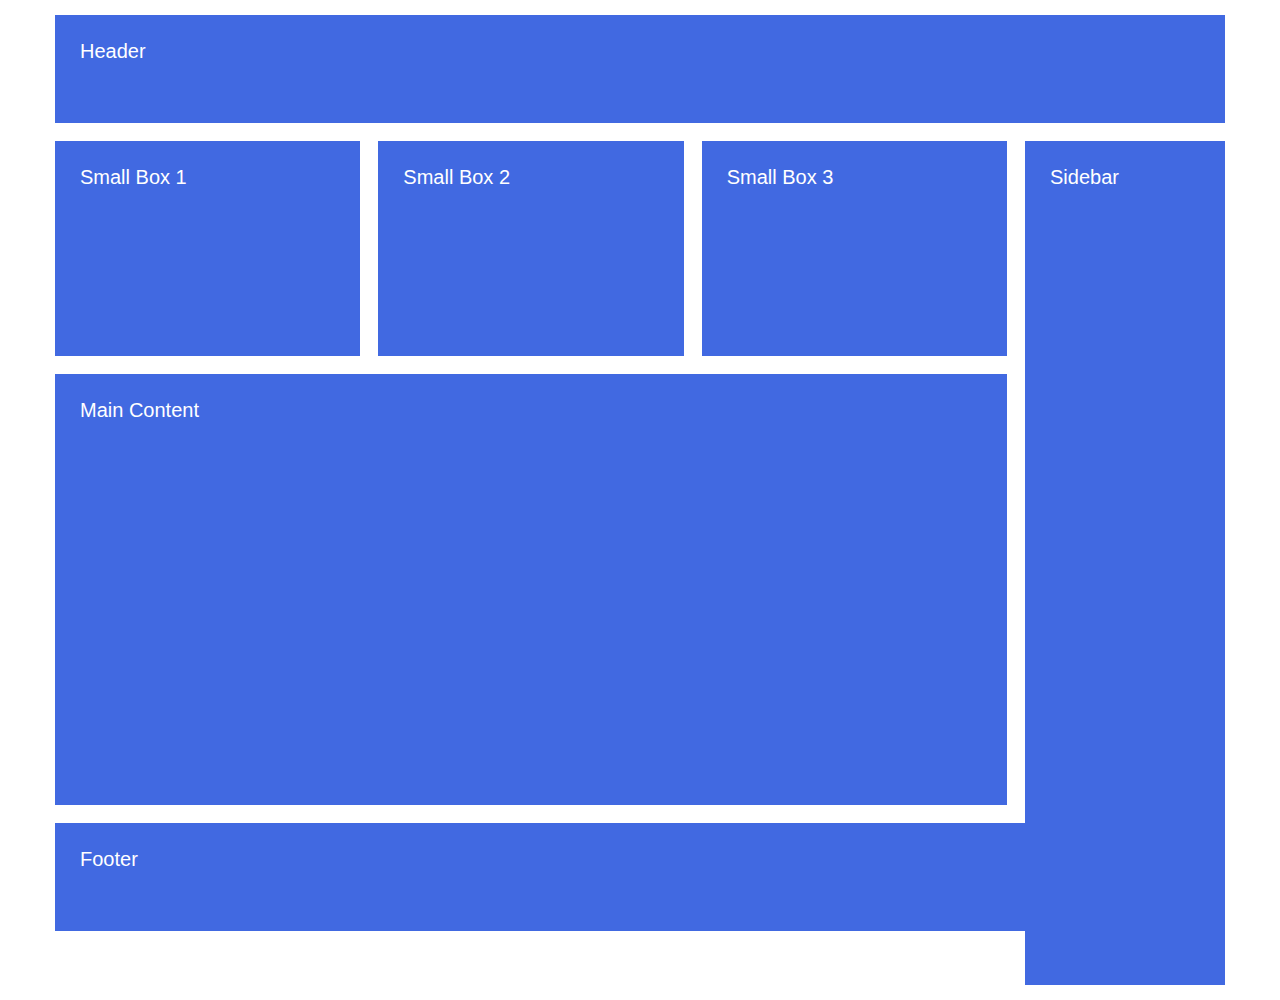
<file: cssGrid/index.html>
<!DOCTYPE html>
<html lang="en">
<head>
    <meta charset="UTF-8">
    <meta http-equiv="X-UA-Compatible" content="IE=edge">
    <meta name="viewport" content="width=device-width, initial-scale=1.0">
    <link rel="stylesheet" href="style.css">
    <title>CSS GRİD</title>
</head>
<body>
    <div class="container">
        <header class="header">Header</header>
        <div class="small-box-1">Small Box 1</div>
        <div class="small-box-2">Small Box 2</div>
        <div class="small-box-3">Small Box 3</div>
        <aside class="sidebar">Sidebar</aside>
        <main class="main">Main Content</main>
        <footer class="footer">Footer</Footer>
    </div>
    
</body>
</html>
</file>
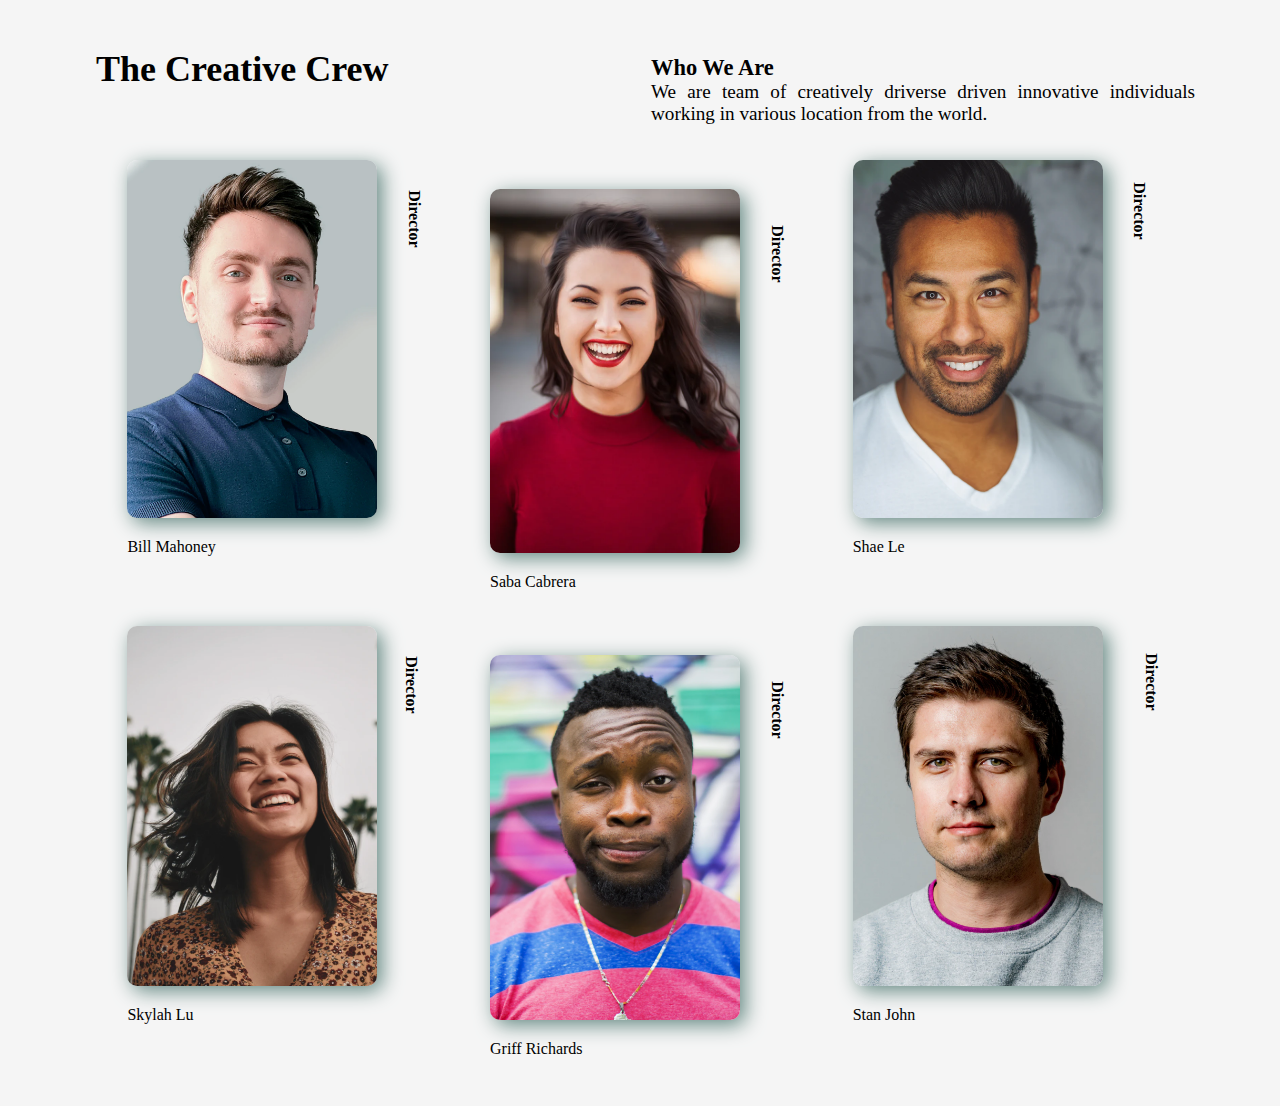
<file: TeamMembersPage/HC-004.html>
<!DOCTYPE html>
<html lang="en">

<head>
  <meta charset="UTF-8" />
  <meta http-equiv="X-UA-Compatible" content="IE=edge" />
  <meta name="viewport" content="width=device-width, initial-scale=1.0" />
  <title>Team Members</title>
  <link rel="stylesheet" href="HC-004.css" />
</head>

<body>
  <div class="container">
    <header>
      <div class="h-left">
        <h2>The Creative Crew</h2>
      </div>
      <div class="h-right">
        <h3>Who We Are</h3>
        <p>
          We are team of creatively driverse driven innovative individuals
          working in various location from the world.
        </p>
      </div>
    </header>
  </div>

  <div class="container1">
    <div class="personel">
      <figure class="person1">
        <img src="./img/photo1.png" alt="" />
        <div class="title">
          <p>Director</p>
        </div>
        <figcaption>Bill Mahoney</figcaption>
      </figure>
    </div>
    <div class="personel">
      <figure class="person2 pic">
        <img src="./img/photo2.png" alt="" />
        <div class="title">
          <p>Director</p>
        </div>
        <figcaption>Saba Cabrera</figcaption>
      </figure>
    </div>
    <div class="personel">
      <figure class="person3">
        <img src="./img/photo3.png" alt="" />
        <div class="title">
          <p>Director</p>
        </div>
        <figcaption>Shae Le</figcaption>
      </figure>
    </div>
    <div class="personel">
      <figure class="person4">
        <img src="./img/photo4.png" alt="" />
        <div class="title">
          <p>Director</p>
        </div>
        <figcaption>Skylah Lu</figcaption>
      </figure>
    </div>
    <div class="personel">
      <figure class="person5 pic">
        <img src="./img/photo5.png" alt="" />
        <div class="title">
          <p>Director</p>
        </div>
        <figcaption>Griff Richards</figcaption>
      </figure>
    </div>
    <div class="personel">
      <figure class="person6">
        <img src="./img/photo6.png" alt="" />
        <div class="title">
          <p>Director</p>
        </div>
        <figcaption>Stan John</figcaption>
      </figure>
    </div>


  </div>
  </div>
</body>
</body>

</html>
</file>
<file: cssGrid/style.css>
*{
    box-sizing: border-box;
    padding: 0;
    margin: 0;
}

.container{
    display: grid;
    font-family: sans-serif;
    width: 1200px;
    height: 1000px;
    padding: 15px;
    margin: auto;
    color: white;
    column-gap: 18px;
    row-gap: 18px;
    grid-template-columns: repeat(3 ,1fr) 200px;
    grid-template-rows: 1fr 2fr 4fr 1fr;
}

.header{
    display: grid;
    /* grid-area: 1/1/2/5; */
    grid-column: 1/-1;
    /* grid-column-start: 1;
    grid-column-end: 5; */
    background-color: royalblue;
    font-size: 20px;
    padding: 25px;
}

.small-box-1{
    grid-column: 1/2;
    background-color: royalblue;
    font-size: 20px;
    padding: 25px;
}

.small-box-2{
    grid-column: 2/3;
    background-color: royalblue;
    font-size: 20px;
    padding: 25px;
}

.small-box-3{
    grid-column: 3/4;
    background-color: royalblue;
    font-size: 20px;
    padding: 25px;
}

.sidebar{
    grid-column: 4 / span 1;
    grid-row: 2 / span 6;
    background-color: royalblue;
    font-size: 20px;
    padding: 25px;

}

.main{
    grid-area: 3/1/4/4;
    background-color: royalblue;
    font-size: 20px;
    padding: 25px;
}

.footer{
    grid-area: 4/1/5/5;
    background-color: royalblue;
    font-size: 20px;
    padding: 25px;
}
</file>
<file: TeamMembersPage/HC-004.css>
*{
  margin: 0;
  padding: 0;
  box-sizing: border-box;
}

body {
  background-color: whitesmoke;
  margin: 3rem 6rem;
}
/* 
header {
  display: flex;
    width: 100%;
    margin-bottom: 2rem;
    align-items: center;
} */

 .container {
  display: flex;
  justify-content: center;
  align-items: center;
  font-size: 1.5rem;
}  

.h-right{
    font-size: 1.2rem;
    text-align: justify;
    width: 50%; 
    margin-top: -35px;
    margin-left: 555px;
} 

.container1{
    display: flex;
    justify-content: center;
    align-items: center;
    flex-wrap: wrap;
}

.personel{
    display: flex;
    width: 33.33%;
    justify-content: center;
    align-items: center;
}

.personel img{
    width: 250px;
    border-radius: 10px;
    box-shadow: 5px 5px 20px rgb(100, 136, 130);
}

.person2,
.person5{
    padding-top: 4rem;
}

figcaption{
    padding-top: 1rem;
}

.title{
    font-weight: bolder;
}

.person1,
.person2,
.person3,
.person4,
.person5,
.person6{
    width: 300px;
    position: relative;
}

.person1 .title{
    transform: rotate(90deg);
    position: absolute;
    right: -15px;
    top: 50px;

}

.person2 .title{
    transform: rotate(90deg);
  position: absolute;
  right: -15px;
  top: 120px;
}

.person3 .title{
  transform: rotate(90deg);
  position: absolute;
  right: -15px;
  top: 42px;
}

.person4 .title{
    transform: rotate(90deg);
    position: absolute;
    left: 255px;
    top: 50px;
}

.person5 .title{
  transform: rotate(90deg);
  position: absolute;
  right: -15px;
  top: 110px;
}

.person6 .title{
    transform: rotate(90deg);
  position: absolute;
  right: -27px;
  top: 47px
}

.personel:hover{
    transition: all 1s ease-out;
    transform: scale(90%);
}

@media screen and (max-width: 1053px) {
.container{
    width: 50%;
}

.person2,
.person4,
.person6{
    padding-top: 5rem;
}

.person5{
    padding-top: 0;
}

.person5 .title{
    transform: rotate(90deg);
    position: absolute;
    right: -25px;
    top: 50px;
}

.person4 .title{
    transform: rotate(90deg);
    position: absolute;
    right: -27px;
    top: 110px;
}

header {
    flex-direction: column;
    justify-content: center;
    align-items: center;
  }
.h-left{
    width: 100%;
}
.h-right{
    width: 100%;
}
}

@media screen and (max-width: 775px) {
.container1{
    flex-direction: column;
}
.h-left{
    margin-bottom: 2rem;
}

.person2,
.person4{
    padding-bottom: 4rem;
}

}
</file>
